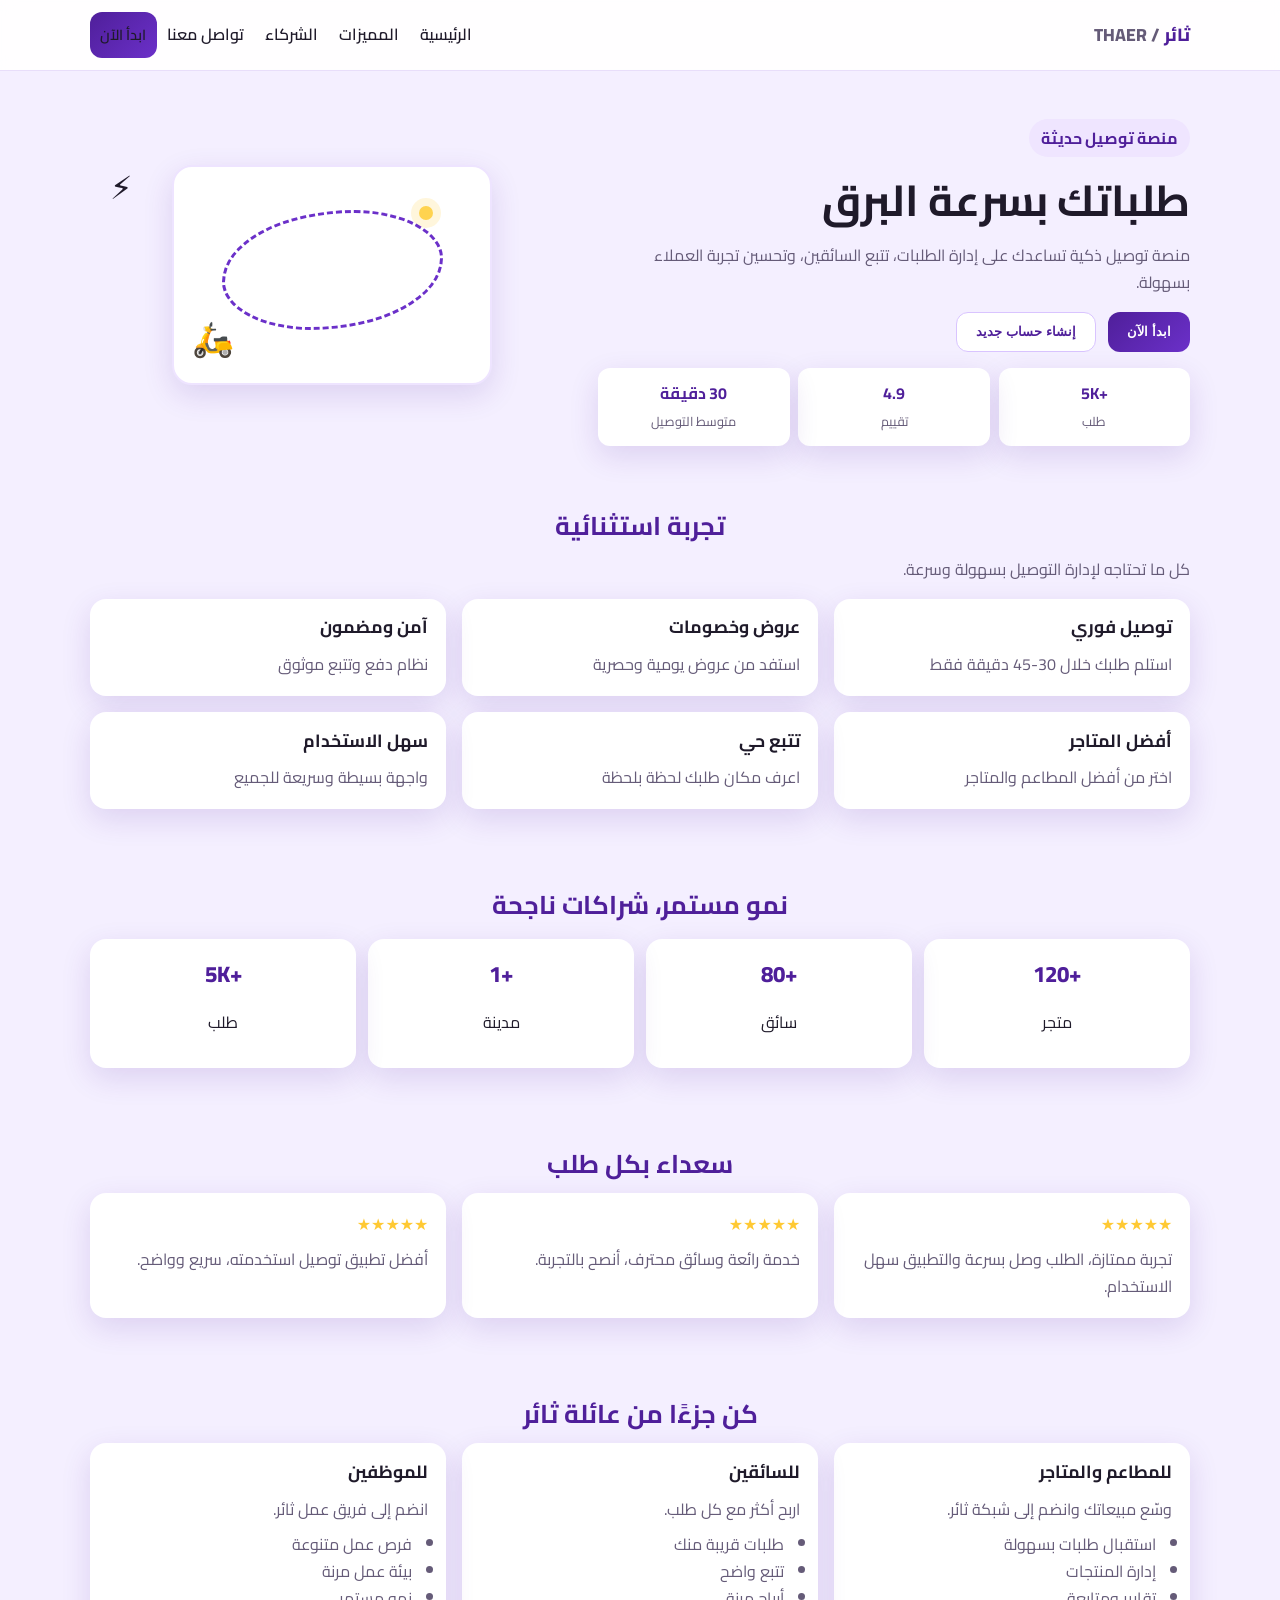
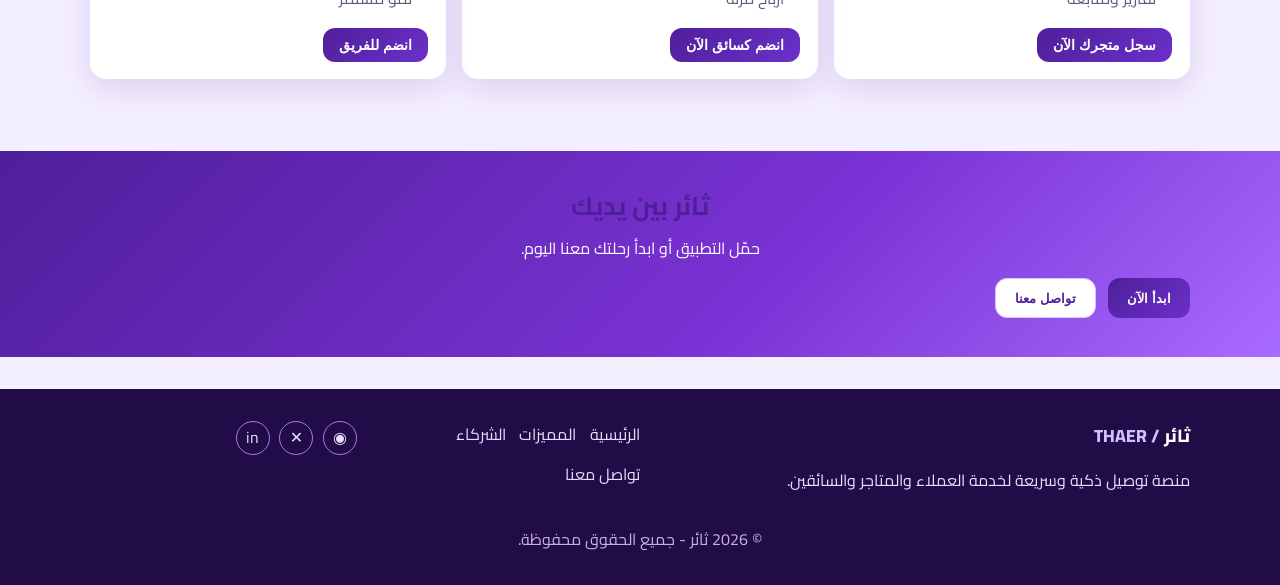
<file: index.html>
<!doctype html>
<html lang="ar" dir="rtl">
  <head>
    <meta charset="UTF-8" />
    <meta name="viewport" content="width=device-width, initial-scale=1.0" />
    <title>ثائر | منصة توصيل ذكية</title>
    <meta
      name="description"
      content="ثائر - منصة توصيل ذكية وسريعة لإدارة الطلبات وتتبع السائقين وتحسين تجربة العملاء."
    />
    <link rel="preconnect" href="https://fonts.googleapis.com" />
    <link rel="preconnect" href="https://fonts.gstatic.com" crossorigin />
    <link
      href="https://fonts.googleapis.com/css2?family=Cairo:wght@400;600;700;800&display=swap"
      rel="stylesheet"
    />
    <link rel="stylesheet" href="styles.css" />
  </head>
  <body>
    <header class="site-header" id="top">
      <div class="container header-inner">
        <a href="#top" class="logo">ثائر <span>/ THAER</span></a>

        <button class="menu-toggle" aria-label="فتح القائمة" aria-expanded="false" aria-controls="mobileNav">
          <span></span>
          <span></span>
          <span></span>
        </button>

        <nav class="nav" id="mobileNav">
          <a href="#hero">الرئيسية</a>
          <a href="#features">المميزات</a>
          <a href="#stats">الشركاء</a>
          <a href="#footer">تواصل معنا</a>
          <a href="#cta" class="cta cta-small">ابدأ الآن</a>
        </nav>
      </div>
    </header>

    <main>
      <section class="hero" id="hero">
        <div class="container hero-grid reveal">
          <div class="hero-content">
            <p class="chip">منصة توصيل حديثة</p>
            <h1>طلباتك بسرعة البرق</h1>
            <p class="hero-sub">
              منصة توصيل ذكية تساعدك على إدارة الطلبات، تتبع السائقين، وتحسين تجربة العملاء بسهولة.
            </p>
            <div class="hero-actions">
              <button class="cta" data-cta="start">ابدأ الآن</button>
              <button class="cta cta-light" data-cta="signup">إنشاء حساب جديد</button>
            </div>
            <div class="trust-list">
              <div><strong>+5K</strong><span>طلب</span></div>
              <div><strong>4.9</strong><span>تقييم</span></div>
              <div><strong>30 دقيقة</strong><span>متوسط التوصيل</span></div>
            </div>
          </div>

          <div class="hero-visual" aria-hidden="true">
            <div class="phone-card">
              <div class="map-dot"></div>
              <div class="route"></div>
              <div class="scooter">🛵</div>
            </div>
            <div class="lightning">⚡</div>
          </div>
        </div>
      </section>

      <section class="section" id="features">
        <div class="container reveal">
          <h2>تجربة استثنائية</h2>
          <p class="section-sub">كل ما تحتاجه لإدارة التوصيل بسهولة وسرعة.</p>
          <div class="grid cards-3">
            <article class="card"><h3>توصيل فوري</h3><p>استلم طلبك خلال 30-45 دقيقة فقط</p></article>
            <article class="card"><h3>عروض وخصومات</h3><p>استفد من عروض يومية وحصرية</p></article>
            <article class="card"><h3>آمن ومضمون</h3><p>نظام دفع وتتبع موثوق</p></article>
            <article class="card"><h3>أفضل المتاجر</h3><p>اختر من أفضل المطاعم والمتاجر</p></article>
            <article class="card"><h3>تتبع حي</h3><p>اعرف مكان طلبك لحظة بلحظة</p></article>
            <article class="card"><h3>سهل الاستخدام</h3><p>واجهة بسيطة وسريعة للجميع</p></article>
          </div>
        </div>
      </section>

      <section class="section" id="stats">
        <div class="container reveal">
          <h2>نمو مستمر، شراكات ناجحة</h2>
          <div class="stats-grid">
            <div class="stat"><span>+120</span><p>متجر</p></div>
            <div class="stat"><span>+80</span><p>سائق</p></div>
            <div class="stat"><span>+1</span><p>مدينة</p></div>
            <div class="stat"><span>+5K</span><p>طلب</p></div>
          </div>
        </div>
      </section>

      <section class="section" id="testimonials">
        <div class="container reveal">
          <h2>سعداء بكل طلب</h2>
          <div class="grid cards-3 testimonials">
            <article class="card quote"><div class="stars">★★★★★</div><p>تجربة ممتازة، الطلب وصل بسرعة والتطبيق سهل الاستخدام.</p></article>
            <article class="card quote"><div class="stars">★★★★★</div><p>خدمة رائعة وسائق محترف، أنصح بالتجربة.</p></article>
            <article class="card quote"><div class="stars">★★★★★</div><p>أفضل تطبيق توصيل استخدمته، سريع وواضح.</p></article>
          </div>
        </div>
      </section>

      <section class="section" id="users">
        <div class="container reveal">
          <h2>كن جزءًا من عائلة ثائر</h2>
          <div class="grid cards-3">
            <article class="card user-card">
              <h3>للمطاعم والمتاجر</h3>
              <p>وسّع مبيعاتك وانضم إلى شبكة ثائر.</p>
              <ul>
                <li>استقبال طلبات بسهولة</li>
                <li>إدارة المنتجات</li>
                <li>تقارير ومتابعة</li>
              </ul>
              <button class="cta cta-small" data-cta="merchant">سجل متجرك الآن</button>
            </article>
            <article class="card user-card">
              <h3>للسائقين</h3>
              <p>اربح أكثر مع كل طلب.</p>
              <ul>
                <li>طلبات قريبة منك</li>
                <li>تتبع واضح</li>
                <li>أرباح مرنة</li>
              </ul>
              <button class="cta cta-small" data-cta="driver">انضم كسائق الآن</button>
            </article>
            <article class="card user-card">
              <h3>للموظفين</h3>
              <p>انضم إلى فريق عمل ثائر.</p>
              <ul>
                <li>فرص عمل متنوعة</li>
                <li>بيئة عمل مرنة</li>
                <li>نمو مستمر</li>
              </ul>
              <button class="cta cta-small" data-cta="team">انضم للفريق</button>
            </article>
          </div>
        </div>
      </section>

      <section class="final-cta" id="cta">
        <div class="container reveal">
          <h2>ثائر بين يديك</h2>
          <p>حمّل التطبيق أو ابدأ رحلتك معنا اليوم.</p>
          <div class="hero-actions">
            <button class="cta" data-cta="start">ابدأ الآن</button>
            <button class="cta cta-light" data-cta="contact">تواصل معنا</button>
          </div>
        </div>
      </section>
    </main>

    <footer class="footer" id="footer">
      <div class="container footer-grid">
        <div>
          <a href="#top" class="logo">ثائر <span>/ THAER</span></a>
          <p>منصة توصيل ذكية وسريعة لخدمة العملاء والمتاجر والسائقين.</p>
        </div>
        <nav class="footer-links">
          <a href="#hero">الرئيسية</a>
          <a href="#features">المميزات</a>
          <a href="#stats">الشركاء</a>
          <a href="#cta">تواصل معنا</a>
        </nav>
        <div class="socials" aria-label="روابط التواصل">
          <a href="#" aria-label="Instagram">◉</a>
          <a href="#" aria-label="X">✕</a>
          <a href="#" aria-label="LinkedIn">in</a>
        </div>
      </div>
      <p class="copyright">© 2026 ثائر - جميع الحقوق محفوظة.</p>
    </footer>

    <script src="script.js"></script>
  </body>
</html>
</file>
<file: styles.css>
:root {
  --bg: #f4efff;
  --bg-soft: #efe5ff;
  --primary: #4f1f9a;
  --primary-2: #6b30c9;
  --accent: #ffd34f;
  --text: #1f1a2a;
  --muted: #655b78;
  --white: #fff;
  --shadow: 0 10px 30px rgba(79, 31, 154, 0.14);
}

* {
  box-sizing: border-box;
}

html {
  scroll-behavior: smooth;
}

body {
  margin: 0;
  font-family: "Cairo", system-ui, sans-serif;
  background: var(--bg);
  color: var(--text);
  line-height: 1.7;
}

.container {
  width: min(1100px, 92%);
  margin-inline: auto;
}

.site-header {
  position: sticky;
  top: 0;
  z-index: 20;
  background: rgba(255, 255, 255, 0.92);
  backdrop-filter: blur(8px);
  border-bottom: 1px solid #e8defa;
}

.header-inner {
  min-height: 70px;
  display: flex;
  align-items: center;
  justify-content: space-between;
  gap: 1rem;
}

.logo {
  color: var(--primary);
  text-decoration: none;
  font-size: 1.1rem;
  font-weight: 800;
}
.logo span { color: var(--muted); }

.menu-toggle {
  border: 0;
  background: transparent;
  display: grid;
  gap: 4px;
}
.menu-toggle span {
  width: 24px;
  height: 3px;
  background: var(--primary);
  border-radius: 20px;
}

.nav {
  position: absolute;
  inset-inline: 0;
  top: 70px;
  background: #fff;
  display: none;
  flex-direction: column;
  padding: 1rem 4%;
  box-shadow: var(--shadow);
}
.nav a {
  color: var(--text);
  text-decoration: none;
  padding: 0.65rem;
  font-weight: 600;
}
.nav.open { display: flex; }

.hero {
  padding: 2rem 0 1.5rem;
}
.hero-grid {
  display: grid;
  gap: 1.5rem;
}
.chip {
  display: inline-block;
  background: var(--bg-soft);
  color: var(--primary);
  border-radius: 99px;
  padding: 0.35rem 0.75rem;
  font-weight: 700;
}

h1, h2, h3 {
  line-height: 1.3;
  margin: 0 0 0.75rem;
}
h1 { font-size: 2rem; }
h2 { font-size: 1.6rem; color: var(--primary); text-align: center; }
h3 { font-size: 1.1rem; }

.hero-sub, .section-sub {
  color: var(--muted);
  margin-top: 0;
}

.hero-actions {
  display: flex;
  flex-wrap: wrap;
  gap: 0.75rem;
  margin-top: 1rem;
}

.cta {
  border: 0;
  background: linear-gradient(135deg, var(--primary), var(--primary-2));
  color: #fff;
  padding: 0.72rem 1.2rem;
  border-radius: 12px;
  font-weight: 700;
  cursor: pointer;
  text-decoration: none;
  transition: transform 0.2s ease, box-shadow 0.2s ease;
}
.cta:hover { transform: translateY(-2px); box-shadow: var(--shadow); }
.cta-light {
  background: #fff;
  color: var(--primary);
  border: 1px solid #d9c4ff;
}
.cta-small { padding: 0.55rem 1rem; font-size: 0.9rem; }

.hero-visual {
  min-height: 250px;
  position: relative;
  display: grid;
  place-items: center;
}
.phone-card {
  background: #fff;
  width: min(320px, 88%);
  height: 220px;
  border-radius: 20px;
  box-shadow: var(--shadow);
  border: 2px solid #eee4ff;
  position: relative;
  overflow: hidden;
}
.route {
  position: absolute;
  inset: 20% 15% auto;
  height: 120px;
  border: 3px dashed var(--primary-2);
  border-radius: 60% 40% 60% 40%;
}
.map-dot {
  width: 14px;
  height: 14px;
  border-radius: 50%;
  background: var(--accent);
  position: absolute;
  top: 18%;
  right: 18%;
  box-shadow: 0 0 0 8px rgba(255, 211, 79, 0.2);
}
.scooter {
  position: absolute;
  bottom: 16px;
  left: 18px;
  font-size: 2.1rem;
}
.lightning {
  position: absolute;
  top: 10px;
  left: 20px;
  font-size: 2rem;
}

.trust-list {
  display: grid;
  grid-template-columns: repeat(3, 1fr);
  gap: 0.55rem;
  margin-top: 1rem;
}
.trust-list div {
  background: #fff;
  padding: 0.75rem 0.5rem;
  border-radius: 12px;
  text-align: center;
  box-shadow: var(--shadow);
}
.trust-list strong { display: block; color: var(--primary); }
.trust-list span { font-size: 0.8rem; color: var(--muted); }

.section { padding: 2.5rem 0; }
.grid {
  display: grid;
  gap: 1rem;
}
.card {
  background: #fff;
  border-radius: 16px;
  padding: 1.1rem;
  box-shadow: var(--shadow);
}
.card p { margin: 0; color: var(--muted); }

.stats-grid {
  margin-top: 1rem;
  display: grid;
  gap: 0.75rem;
  grid-template-columns: repeat(2, 1fr);
}
.stat {
  background: #fff;
  border-radius: 16px;
  text-align: center;
  padding: 1rem;
  box-shadow: var(--shadow);
}
.stat span { font-size: 1.4rem; font-weight: 800; color: var(--primary); }

.stars { color: #ffc933; margin-bottom: 0.5rem; }

.user-card ul {
  margin: 0.5rem 0 1rem;
  padding: 0 1rem 0 0;
  color: var(--muted);
}

.final-cta {
  margin: 2rem 0;
  padding: 2.4rem 0;
  color: #fff;
  background: linear-gradient(135deg, #4f1f9a, #7a32d4 60%, #a86bff);
  text-align: center;
}
.final-cta p { margin: 0 auto 1rem; max-width: 500px; }

.footer {
  background: #220c47;
  color: #e9ddff;
  padding: 2rem 0 1rem;
}
.footer .logo { color: #fff; }
.footer .logo span { color: #d3beff; }
.footer-grid { display: grid; gap: 1rem; }
.footer-links { display: flex; gap: 0.85rem; flex-wrap: wrap; }
.footer a { color: #e9ddff; text-decoration: none; }
.socials { display: flex; gap: 0.6rem; }
.socials a {
  width: 34px;
  height: 34px;
  border: 1px solid #a27de0;
  display: grid;
  place-items: center;
  border-radius: 50%;
}
.copyright { text-align: center; margin-top: 1rem; color: #c7afe9; }

.reveal {
  opacity: 0;
  transform: translateY(12px);
  transition: opacity 0.6s ease, transform 0.6s ease;
}
.reveal.visible {
  opacity: 1;
  transform: translateY(0);
}

@media (min-width: 700px) {
  .menu-toggle { display: none; }
  .nav {
    position: static;
    display: flex;
    flex-direction: row;
    align-items: center;
    box-shadow: none;
    padding: 0;
    background: transparent;
  }
  .hero-grid { grid-template-columns: 1.1fr 0.9fr; align-items: center; }
  .cards-3 { grid-template-columns: repeat(2, 1fr); }
  .footer-grid { grid-template-columns: 2fr 1fr 1fr; align-items: start; }
}

@media (min-width: 1000px) {
  h1 { font-size: 2.7rem; }
  .cards-3 { grid-template-columns: repeat(3, 1fr); }
  .stats-grid { grid-template-columns: repeat(4, 1fr); }
}
</file>
